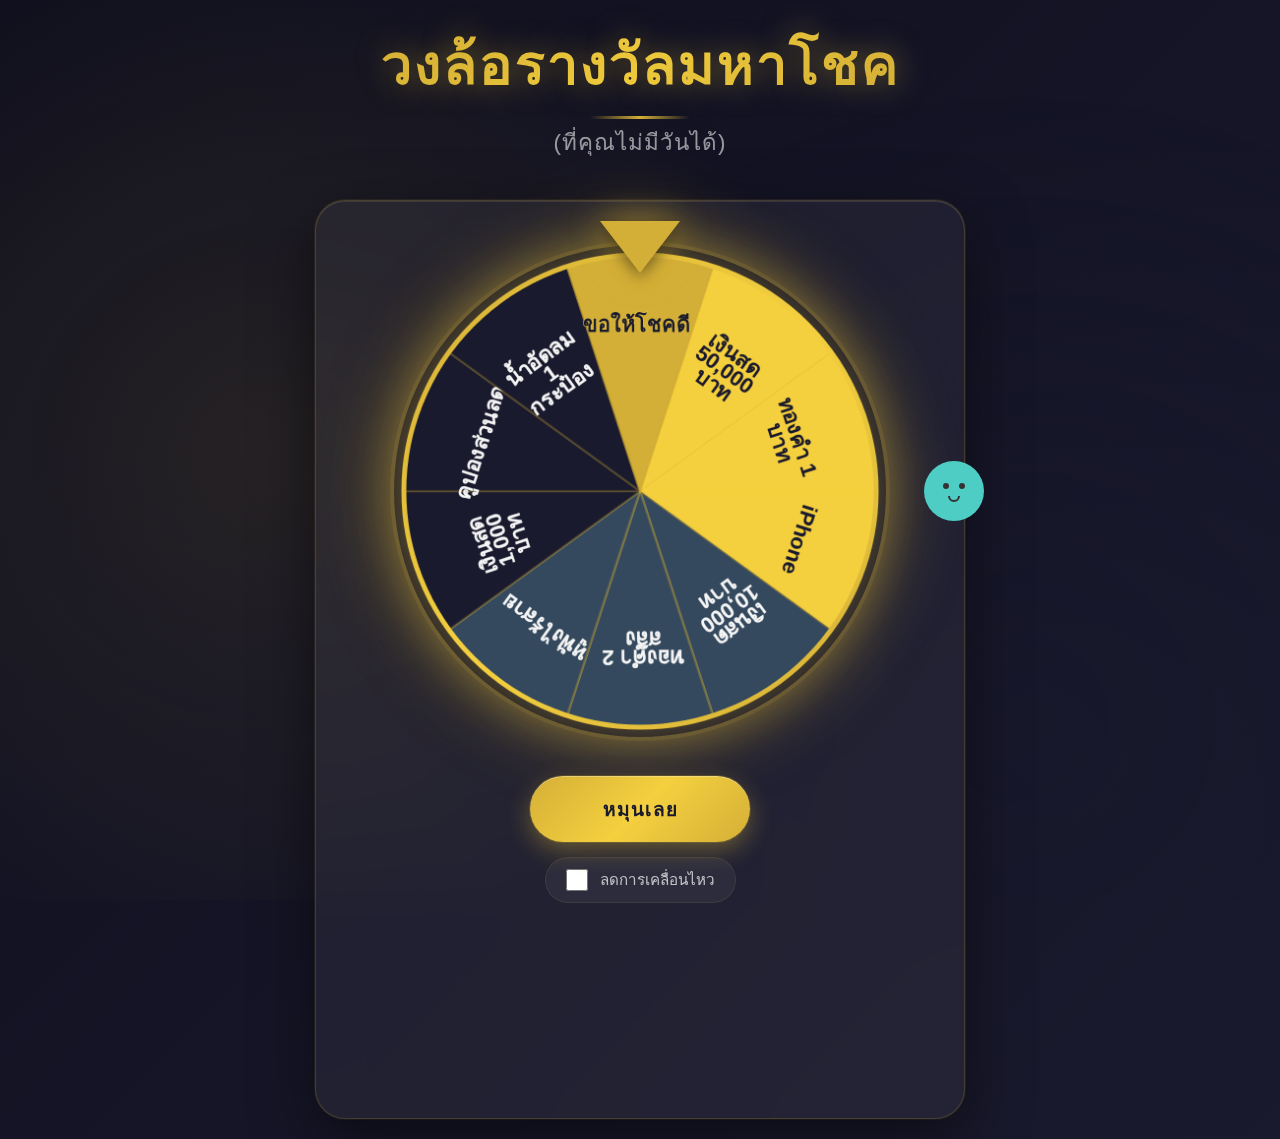
<file: index.html>
<!DOCTYPE html>
<html lang="th">
<head>
  <meta charset="UTF-8">
  <meta name="viewport" content="width=device-width, initial-scale=1.0">
  <title>วงล้อรางวัลมหาโชค (ที่คุณไม่มีวันได้)</title>
  <link rel="icon" type="image/svg+xml" href="./favicon.svg">
  <link rel="stylesheet" href="./assets/wheel.css">
</head>
<body>
  <header>
    <h1>วงล้อรางวัลมหาโชค</h1>
    <p class="subtitle">(ที่คุณไม่มีวันได้)</p>
  </header>

  <div class="game-container">
    <div class="wheel-section">
      <div class="wheel-wrapper">
        <div class="wheel-pointer"></div>
        <canvas id="wheelCanvas"></canvas>
        <div class="event-overlay">
          <canvas id="eventCanvas"></canvas>
        </div>
      </div>
      <div class="mascot-container" id="mascotContainer"></div>
    </div>

    <div class="controls">
      <button id="spinBtn" class="btn btn-primary" aria-label="หมุนวงล้อ">
        หมุนเลย
      </button>
      <button id="spinAgainBtn" class="btn btn-secondary" aria-label="หมุนอีกครั้ง" style="display: none;">
        หมุนอีก
      </button>
      <label class="reduce-motion-toggle">
        <input type="checkbox" id="reduceMotion">
        <span>ลดการเคลื่อนไหว</span>
      </label>
    </div>

    <div class="result-box" id="resultBox">
      <div class="near-prize" id="nearPrize"></div>
      <div class="final-prize" id="finalPrize"></div>
      <div class="roast-message" id="roastMessage"></div>
    </div>
  </div>

  <script src="./assets/wheel_fx.js"></script>
  <script src="./assets/wheel_mascot.js"></script>
  <script src="./assets/wheel.js"></script>
</body>
</html>
</file>
<file: assets/wheel.css>
* {
  margin: 0;
  padding: 0;
  box-sizing: border-box;
}

:root {
  --primary-color: #d4af37;
  --primary-dark: #b8941f;
  --secondary-color: #1a1a2e;
  --accent-color: #16213e;
  --gold-light: #f4d03f;
  --gold-glow: rgba(212, 175, 55, 0.5);
  --bg-color: #0f0f1e;
  --text-color: #1a1a2e;
  --text-light: #f5f5f5;
  --wheel-size: min(85vw, 500px);
  --pointer-size: 40px;
}

body {
  font-family: 'Segoe UI', -apple-system, BlinkMacSystemFont, 'Helvetica Neue', sans-serif;
  background: linear-gradient(135deg, #0f0f1e 0%, #1a1a2e 25%, #16213e 50%, #0f3460 75%, #0f0f1e 100%);
  background-size: 400% 400%;
  animation: gradientShift 15s ease infinite;
  min-height: 100vh;
  padding: 20px;
  color: var(--text-light);
  display: flex;
  flex-direction: column;
  align-items: center;
  justify-content: center;
  position: relative;
  overflow-x: hidden;
}

body::before {
  content: '';
  position: fixed;
  top: 0;
  left: 0;
  width: 100%;
  height: 100%;
  background: 
    radial-gradient(circle at 20% 50%, rgba(212, 175, 55, 0.1) 0%, transparent 50%),
    radial-gradient(circle at 80% 80%, rgba(26, 26, 46, 0.3) 0%, transparent 50%);
  pointer-events: none;
  z-index: 0;
}

.stars {
  position: fixed;
  top: 0;
  left: 0;
  width: 100%;
  height: 100%;
  pointer-events: none;
  z-index: 0;
}

.stars::before,
.stars::after {
  content: '';
  position: absolute;
  width: 2px;
  height: 2px;
  background: rgba(212, 175, 55, 0.8);
  border-radius: 50%;
  box-shadow: 
    100px 200px rgba(212, 175, 55, 0.6),
    300px 100px rgba(212, 175, 55, 0.5),
    500px 300px rgba(212, 175, 55, 0.7),
    700px 150px rgba(212, 175, 55, 0.6),
    900px 250px rgba(212, 175, 55, 0.5),
    200px 400px rgba(212, 175, 55, 0.6),
    400px 500px rgba(212, 175, 55, 0.5),
    600px 450px rgba(212, 175, 55, 0.7),
    800px 350px rgba(212, 175, 55, 0.6),
    50px 50px rgba(212, 175, 55, 0.5),
    250px 550px rgba(212, 175, 55, 0.6),
    450px 600px rgba(212, 175, 55, 0.5);
  animation: twinkle 3s ease-in-out infinite;
}

.stars::after {
  animation-delay: 1.5s;
  box-shadow: 
    150px 250px rgba(212, 175, 55, 0.5),
    350px 150px rgba(212, 175, 55, 0.6),
    550px 350px rgba(212, 175, 55, 0.5),
    750px 200px rgba(212, 175, 55, 0.7),
    950px 300px rgba(212, 175, 55, 0.6),
    250px 450px rgba(212, 175, 55, 0.5),
    450px 550px rgba(212, 175, 55, 0.6),
    650px 500px rgba(212, 175, 55, 0.5),
    850px 400px rgba(212, 175, 55, 0.7),
    100px 100px rgba(212, 175, 55, 0.6),
    300px 600px rgba(212, 175, 55, 0.5),
    500px 650px rgba(212, 175, 55, 0.6);
}

@keyframes twinkle {
  0%, 100% { opacity: 0.3; }
  50% { opacity: 1; }
}

@keyframes gradientShift {
  0% { background-position: 0% 50%; }
  50% { background-position: 100% 50%; }
  100% { background-position: 0% 50%; }
}

header {
  text-align: center;
  margin-bottom: 40px;
  color: var(--text-light);
  position: relative;
  z-index: 1;
}

h1 {
  font-size: clamp(2rem, 5vw, 3.5rem);
  font-weight: 700;
  background: linear-gradient(135deg, #d4af37 0%, #f4d03f 50%, #d4af37 100%);
  -webkit-background-clip: text;
  -webkit-text-fill-color: transparent;
  background-clip: text;
  text-shadow: 0 0 30px rgba(212, 175, 55, 0.5);
  margin-bottom: 15px;
  letter-spacing: 2px;
  position: relative;
}

h1::after {
  content: '';
  position: absolute;
  bottom: -10px;
  left: 50%;
  transform: translateX(-50%);
  width: 100px;
  height: 3px;
  background: linear-gradient(90deg, transparent, #d4af37, transparent);
  border-radius: 2px;
}

.subtitle {
  font-size: clamp(1rem, 2.5vw, 1.4rem);
  opacity: 0.8;
  font-weight: 300;
  letter-spacing: 1px;
  color: rgba(255, 255, 255, 0.7);
}

.game-container {
  background: rgba(255, 255, 255, 0.05);
  backdrop-filter: blur(20px);
  -webkit-backdrop-filter: blur(20px);
  border: 1px solid rgba(212, 175, 55, 0.2);
  border-radius: 30px;
  padding: 40px;
  box-shadow: 
    0 20px 60px rgba(0, 0, 0, 0.5),
    0 0 0 1px rgba(212, 175, 55, 0.1),
    inset 0 1px 0 rgba(255, 255, 255, 0.1);
  max-width: 650px;
  width: 100%;
  position: relative;
  z-index: 1;
}

.game-container::before {
  content: '';
  position: absolute;
  top: -2px;
  left: -2px;
  right: -2px;
  bottom: -2px;
  background: linear-gradient(135deg, rgba(212, 175, 55, 0.3), rgba(212, 175, 55, 0.1), rgba(212, 175, 55, 0.3));
  border-radius: 30px;
  z-index: -1;
  opacity: 0;
  transition: opacity 0.3s ease;
}

.game-container:hover::before {
  opacity: 1;
}

.wheel-section {
  display: flex;
  flex-direction: column;
  align-items: center;
  gap: 20px;
  margin-bottom: 30px;
}

.wheel-wrapper {
  position: relative;
  width: var(--wheel-size);
  height: var(--wheel-size);
}

#wheelCanvas {
  width: 100%;
  height: 100%;
  border-radius: 50%;
  box-shadow: 
    0 0 40px rgba(212, 175, 55, 0.3),
    0 0 80px rgba(212, 175, 55, 0.2),
    inset 0 0 30px rgba(0, 0, 0, 0.3);
  transition: transform 0.1s ease-out;
  border: 4px solid rgba(212, 175, 55, 0.3);
  background: radial-gradient(circle at center, rgba(212, 175, 55, 0.1), transparent);
}

.wheel-pointer {
  position: absolute;
  top: -20px;
  left: 50%;
  transform: translateX(-50%);
  width: 0;
  height: 0;
  border-left: var(--pointer-size) solid transparent;
  border-right: var(--pointer-size) solid transparent;
  border-top: calc(var(--pointer-size) * 1.3) solid var(--primary-color);
  filter: 
    drop-shadow(0 4px 8px rgba(0, 0, 0, 0.5))
    drop-shadow(0 0 15px rgba(212, 175, 55, 0.6));
  z-index: 10;
  animation: pointerGlow 2s ease-in-out infinite;
}

@keyframes pointerGlow {
  0%, 100% { 
    filter: 
      drop-shadow(0 4px 8px rgba(0, 0, 0, 0.5))
      drop-shadow(0 0 15px rgba(212, 175, 55, 0.6));
  }
  50% { 
    filter: 
      drop-shadow(0 4px 8px rgba(0, 0, 0, 0.5))
      drop-shadow(0 0 25px rgba(212, 175, 55, 0.9));
  }
}

.event-overlay {
  position: absolute;
  top: 0;
  left: 0;
  width: 100%;
  height: 100%;
  pointer-events: none;
  z-index: 20;
  display: none;
}

.event-overlay.active {
  display: block;
}

#eventCanvas {
  width: 100%;
  height: 100%;
}

.mascot-container {
  position: absolute;
  right: -80px;
  top: 50%;
  transform: translateY(-50%);
  width: 100px;
  height: 100px;
  display: none;
}

.mascot-container.visible {
  display: block;
}

#mascotCanvas {
  width: 100%;
  height: 100%;
}

.controls {
  display: flex;
  flex-direction: column;
  gap: 15px;
  align-items: center;
  margin-bottom: 20px;
}

.btn {
  padding: 18px 50px;
  font-size: 1.2rem;
  font-weight: 600;
  border: none;
  border-radius: 50px;
  cursor: pointer;
  transition: all 0.4s cubic-bezier(0.175, 0.885, 0.32, 1.275);
  min-width: 220px;
  position: relative;
  overflow: hidden;
  letter-spacing: 1px;
  text-transform: uppercase;
}

.btn::before {
  content: '';
  position: absolute;
  top: 50%;
  left: 50%;
  width: 0;
  height: 0;
  border-radius: 50%;
  background: rgba(255, 255, 255, 0.3);
  transform: translate(-50%, -50%);
  transition: width 0.6s, height 0.6s;
}

.btn:hover::before {
  width: 300px;
  height: 300px;
}

.btn-primary {
  background: linear-gradient(135deg, #d4af37 0%, #f4d03f 50%, #d4af37 100%);
  color: #1a1a2e;
  box-shadow: 
    0 8px 25px rgba(212, 175, 55, 0.4),
    0 0 0 1px rgba(212, 175, 55, 0.2),
    inset 0 1px 0 rgba(255, 255, 255, 0.3);
}

.btn-primary:hover:not(:disabled) {
  transform: translateY(-4px) scale(1.02);
  box-shadow: 
    0 12px 35px rgba(212, 175, 55, 0.6),
    0 0 0 1px rgba(212, 175, 55, 0.3),
    inset 0 1px 0 rgba(255, 255, 255, 0.4);
  background: linear-gradient(135deg, #f4d03f 0%, #d4af37 50%, #f4d03f 100%);
}

.btn-primary:active:not(:disabled) {
  transform: translateY(-2px) scale(1);
}

.btn-primary:disabled {
  opacity: 0.5;
  cursor: not-allowed;
  filter: grayscale(0.5);
}

.btn-secondary {
  background: linear-gradient(135deg, #1a1a2e 0%, #16213e 50%, #1a1a2e 100%);
  color: var(--text-light);
  box-shadow: 
    0 8px 25px rgba(0, 0, 0, 0.4),
    0 0 0 1px rgba(212, 175, 55, 0.1),
    inset 0 1px 0 rgba(255, 255, 255, 0.1);
  border: 1px solid rgba(212, 175, 55, 0.2);
}

.btn-secondary:hover:not(:disabled) {
  transform: translateY(-4px) scale(1.02);
  box-shadow: 
    0 12px 35px rgba(0, 0, 0, 0.5),
    0 0 0 1px rgba(212, 175, 55, 0.3),
    inset 0 1px 0 rgba(255, 255, 255, 0.2);
  border-color: rgba(212, 175, 55, 0.4);
}

.reduce-motion-toggle {
  display: flex;
  align-items: center;
  gap: 12px;
  font-size: 0.95rem;
  color: rgba(255, 255, 255, 0.7);
  padding: 10px 20px;
  background: rgba(255, 255, 255, 0.05);
  border-radius: 25px;
  border: 1px solid rgba(212, 175, 55, 0.1);
  transition: all 0.3s ease;
}

.reduce-motion-toggle:hover {
  background: rgba(255, 255, 255, 0.08);
  border-color: rgba(212, 175, 55, 0.2);
}

.reduce-motion-toggle input[type="checkbox"] {
  width: 22px;
  height: 22px;
  cursor: pointer;
  accent-color: #d4af37;
}

.result-box {
  background: linear-gradient(135deg, rgba(212, 175, 55, 0.1), rgba(26, 26, 46, 0.3));
  backdrop-filter: blur(10px);
  -webkit-backdrop-filter: blur(10px);
  border: 1px solid rgba(212, 175, 55, 0.2);
  border-radius: 20px;
  padding: 30px;
  margin-top: 30px;
  text-align: center;
  min-height: 140px;
  display: flex;
  flex-direction: column;
  justify-content: center;
  gap: 15px;
  opacity: 0;
  transform: translateY(30px) scale(0.95);
  transition: all 0.6s cubic-bezier(0.175, 0.885, 0.32, 1.275);
  box-shadow: 
    inset 0 2px 10px rgba(0, 0, 0, 0.3),
    0 0 20px rgba(212, 175, 55, 0.1);
}

.result-box.show {
  opacity: 1;
  transform: translateY(0) scale(1);
}

.near-prize {
  font-size: 1.4rem;
  font-weight: 600;
  background: linear-gradient(135deg, #d4af37, #f4d03f);
  -webkit-background-clip: text;
  -webkit-text-fill-color: transparent;
  background-clip: text;
  margin-bottom: 8px;
  text-shadow: 0 0 20px rgba(212, 175, 55, 0.3);
  letter-spacing: 0.5px;
}

.final-prize {
  font-size: 1.8rem;
  font-weight: 700;
  background: linear-gradient(135deg, #f4d03f, #d4af37, #f4d03f);
  -webkit-background-clip: text;
  -webkit-text-fill-color: transparent;
  background-clip: text;
  margin-bottom: 15px;
  text-shadow: 0 0 30px rgba(212, 175, 55, 0.5);
  letter-spacing: 1px;
  animation: textGlow 2s ease-in-out infinite;
}

@keyframes textGlow {
  0%, 100% { 
    filter: drop-shadow(0 0 10px rgba(212, 175, 55, 0.5));
  }
  50% { 
    filter: drop-shadow(0 0 20px rgba(212, 175, 55, 0.8));
  }
}

.roast-message {
  font-size: 1.05rem;
  color: rgba(255, 255, 255, 0.8);
  font-style: italic;
  line-height: 1.6;
  animation: fadeInUp 0.8s ease;
  padding: 15px;
  background: rgba(0, 0, 0, 0.2);
  border-radius: 15px;
  border-left: 3px solid rgba(212, 175, 55, 0.5);
}

@keyframes fadeInUp {
  from {
    opacity: 0;
    transform: translateY(10px);
  }
  to {
    opacity: 1;
    transform: translateY(0);
  }
}

@keyframes bounce {
  0%, 100% { transform: translateY(0); }
  50% { transform: translateY(-10px); }
}

.toast {
  position: fixed;
  bottom: 40px;
  left: 50%;
  transform: translateX(-50%) translateY(100px);
  background: linear-gradient(135deg, rgba(26, 26, 46, 0.95), rgba(22, 33, 62, 0.95));
  backdrop-filter: blur(20px);
  -webkit-backdrop-filter: blur(20px);
  color: var(--text-light);
  padding: 18px 30px;
  border-radius: 30px;
  font-size: 1.05rem;
  font-weight: 500;
  z-index: 1000;
  opacity: 0;
  transition: all 0.4s cubic-bezier(0.175, 0.885, 0.32, 1.275);
  pointer-events: none;
  max-width: 90%;
  text-align: center;
  border: 1px solid rgba(212, 175, 55, 0.3);
  box-shadow: 
    0 10px 40px rgba(0, 0, 0, 0.5),
    0 0 20px rgba(212, 175, 55, 0.2);
}

.toast.show {
  opacity: 1;
  transform: translateX(-50%) translateY(0);
}

.wheel-section {
  display: flex;
  flex-direction: column;
  align-items: center;
  gap: 25px;
  margin-bottom: 35px;
  position: relative;
}

.wheel-wrapper {
  position: relative;
  width: var(--wheel-size);
  height: var(--wheel-size);
  filter: drop-shadow(0 0 30px rgba(212, 175, 55, 0.3));
}

@media (max-width: 768px) {
  .game-container {
    padding: 25px;
  }
  
  .mascot-container {
    display: none !important;
  }
  
  :root {
    --wheel-size: min(90vw, 400px);
  }
  
  .btn {
    min-width: 200px;
    padding: 15px 35px;
    font-size: 1.05rem;
  }
  
  h1 {
    font-size: clamp(1.8rem, 6vw, 2.5rem);
  }
}

@media (prefers-reduced-motion: reduce) {
  *,
  *::before,
  *::after {
    animation-duration: 0.01ms !important;
    animation-iteration-count: 1 !important;
    transition-duration: 0.01ms !important;
  }
  
  .result-box {
    transition: opacity 0.3s ease;
  }
}

.shake {
  animation: shake 0.5s;
}

@keyframes shake {
  0%, 100% { transform: translateX(0); }
  10%, 30%, 50%, 70%, 90% { transform: translateX(-5px) rotate(-1deg); }
  20%, 40%, 60%, 80% { transform: translateX(5px) rotate(1deg); }
}
</file>
